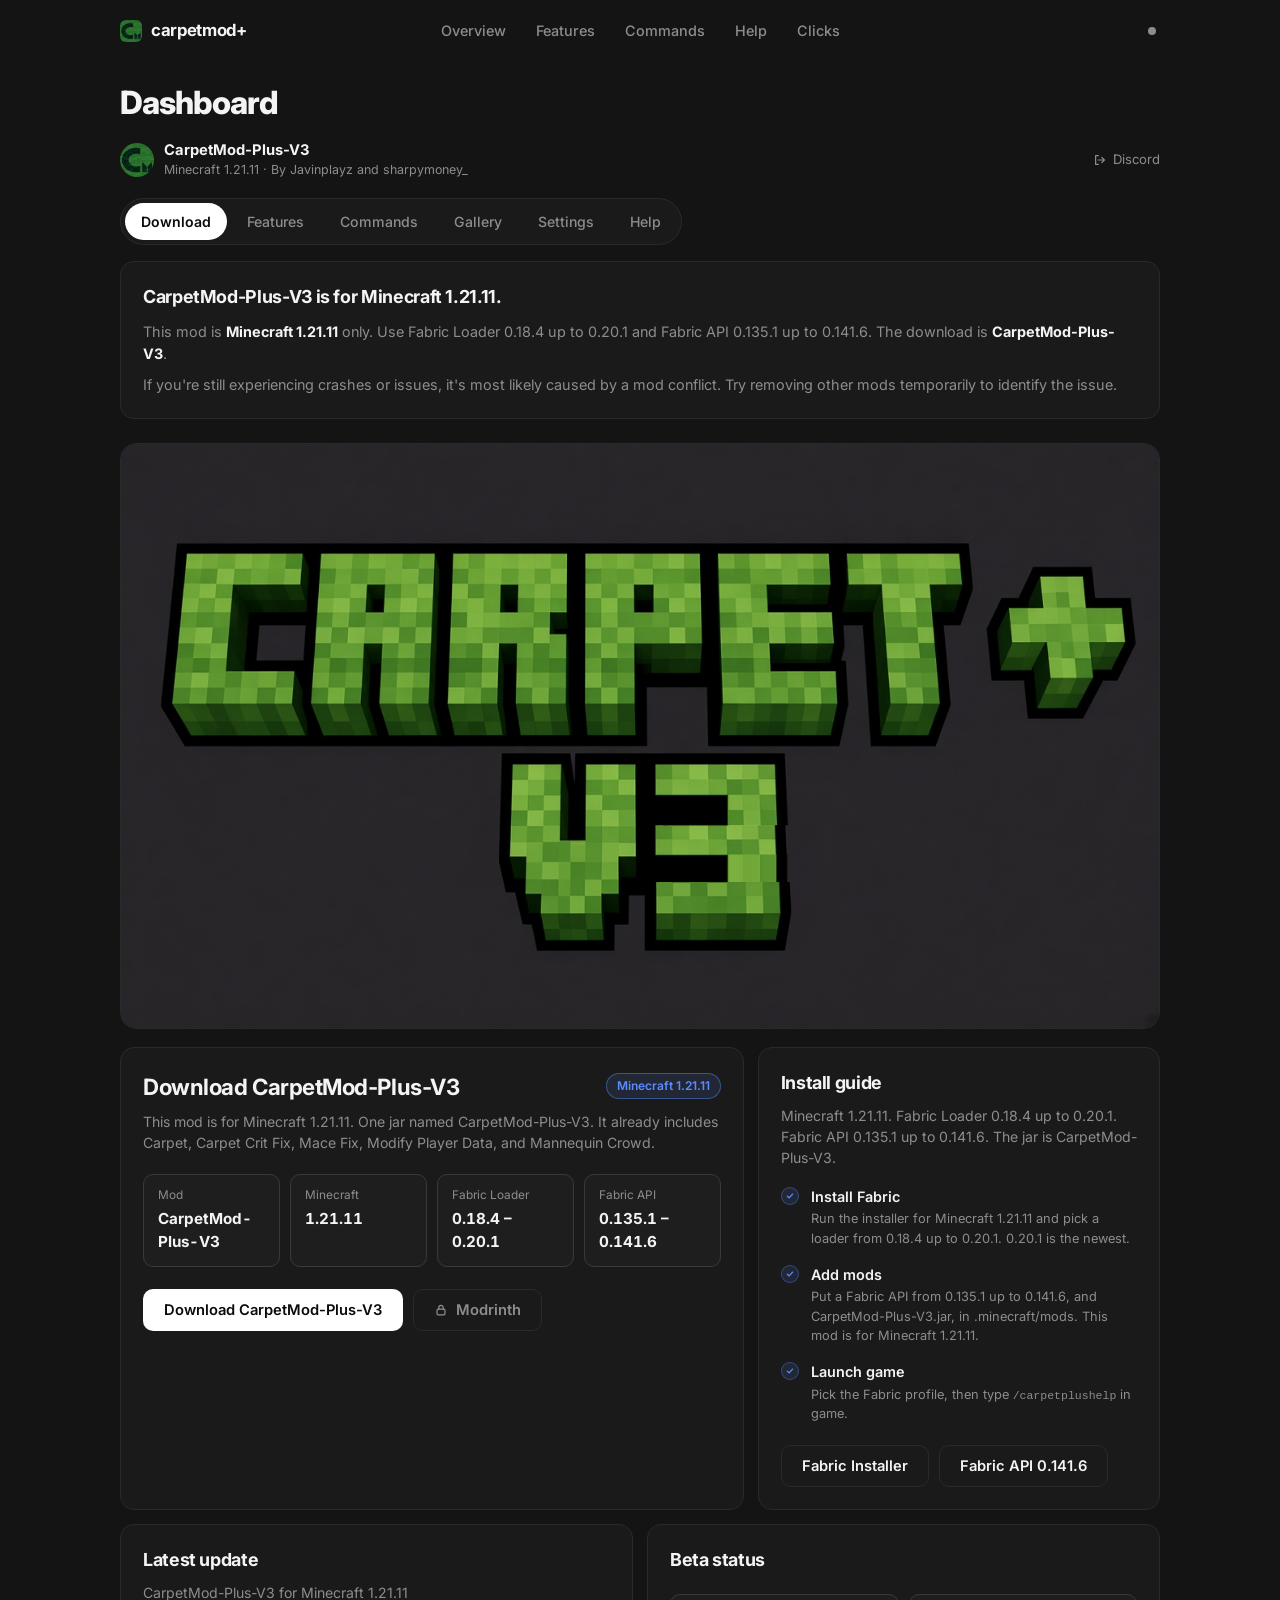
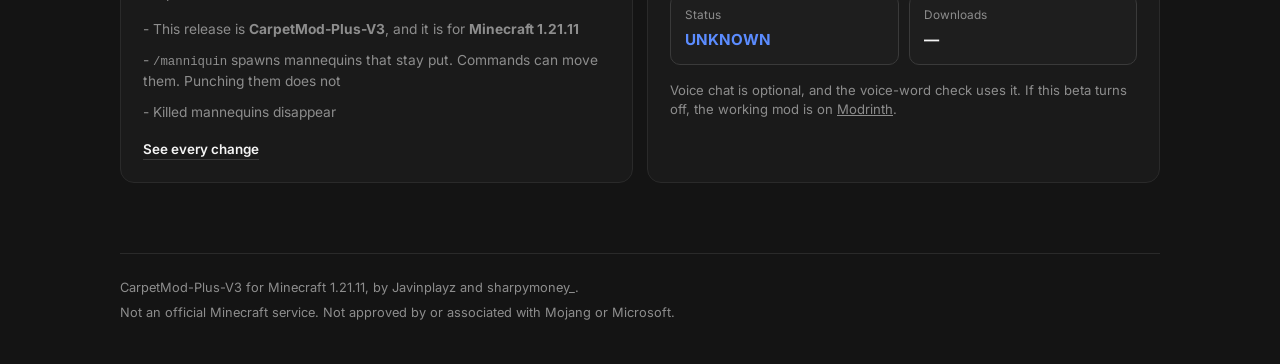
<file: index.html>
<!DOCTYPE html>
<html lang="en" data-theme="dark">
<head>
	<meta charset="utf-8">
	<meta name="viewport" content="width=device-width, initial-scale=1">
	<title>CarpetMod-Plus-V3 — Minecraft 1.21.11</title>
	<meta name="description" content="CarpetMod-Plus-V3 is a Fabric mod for Minecraft 1.21.11. Bots that mine, build, craft, and mannequins you can spawn, kit, and command.">
	<meta property="og:title" content="CarpetMod-Plus-V3">
	<meta property="og:description" content="CarpetMod-Plus-V3 for Minecraft 1.21.11.">
	<meta property="og:type" content="website">
	<link rel="icon" href="images/logo.png" type="image/png">
	<link rel="preconnect" href="https://fonts.googleapis.com">
	<link rel="preconnect" href="https://fonts.gstatic.com" crossorigin>
	<link href="https://fonts.googleapis.com/css2?family=Inter:wght@400;500;600;700;800&display=swap" rel="stylesheet">
	<link rel="stylesheet" href="css/site.css?v=12">
	<script>
		try {
			var theme = localStorage.getItem("carpetplus-theme");
			if (theme) document.documentElement.setAttribute("data-theme", theme);
			var motion = localStorage.getItem("carpetplus-motion");
			if (motion === "off") document.documentElement.setAttribute("data-motion", "off");
		} catch (e) {}
	</script>
</head>
<body>
	<a class="skip" href="#panel-download">Skip to content</a>

	<header class="topbar">
		<a class="brand" href="#download">
			<img class="mark" src="images/logo.png" alt="" width="22" height="22">
			<span>carpetmod+</span>
		</a>
		<nav class="toplinks" aria-label="Site">
			<a href="#download">Overview</a>
			<a href="#features">Features</a>
			<a href="#commands">Commands</a>
			<a href="#help">Help</a>
			<a href="clicks.html">Clicks</a>
		</nav>
		<span class="status-dot" id="status-dot" data-state="loading" title="Checking beta status">
			<span class="visually-hidden" id="status-dot-label">Checking beta status</span>
		</span>
	</header>

	<main class="dash">
		<h1 class="dash-title">Dashboard</h1>
		<div class="who">
			<div class="who-left">
				<img class="avatar" src="images/logo.png" alt="" width="34" height="34">
				<div>
					<p class="who-name">CarpetMod-Plus-V3</p>
					<p class="who-sub">Minecraft 1.21.11 · By Javinplayz and sharpymoney_</p>
				</div>
			</div>
			<a class="who-link" href="https://discord.gg/jFDACu7ZBE">
				<svg viewBox="0 0 16 16" aria-hidden="true"><path d="M6 3H3v10h3M10 5l3 3-3 3M13 8H6" fill="none" stroke="currentColor" stroke-width="1.4" stroke-linecap="round" stroke-linejoin="round"/></svg>
				Discord
			</a>
		</div>

		<div class="tabs" role="tablist" aria-label="Sections">
			<button type="button" role="tab" id="tab-download" aria-controls="panel-download" data-tab="download">Download</button>
			<button type="button" role="tab" id="tab-features" aria-controls="panel-features" data-tab="features">Features</button>
			<button type="button" role="tab" id="tab-commands" aria-controls="panel-commands" data-tab="commands">Commands</button>
			<button type="button" role="tab" id="tab-gallery" aria-controls="panel-gallery" data-tab="gallery">Gallery</button>
			<button type="button" role="tab" id="tab-settings" aria-controls="panel-settings" data-tab="settings">Settings</button>
			<button type="button" role="tab" id="tab-help" aria-controls="panel-help" data-tab="help">Help</button>
		</div>

		<article class="card notice">
			<h2>CarpetMod-Plus-V3 is for Minecraft 1.21.11.</h2>
			<p>This mod is <strong>Minecraft 1.21.11</strong> only. Use Fabric Loader 0.18.4 up to 0.20.1 and Fabric API 0.135.1 up to 0.141.6. The download is <strong>CarpetMod-Plus-V3</strong>.</p>
			<p>If you're still experiencing crashes or issues, it's most likely caused by a mod conflict. Try removing other mods temporarily to identify the issue.</p>
		</article>

		<section class="panel" role="tabpanel" id="panel-download" aria-labelledby="tab-download" data-panel="download">
			<img class="release-banner" src="images/Carpet-Plus-V2-banner.png?v=4" alt="CarpetMod-Plus-V3">
			<div class="grid grid-main">
				<article class="card">
					<div class="card-head">
						<h2>Download CarpetMod-Plus-V3</h2>
						<span class="badge">Minecraft 1.21.11</span>
					</div>
					<p class="card-sub">This mod is for Minecraft 1.21.11. One jar named CarpetMod-Plus-V3. It already includes Carpet, Carpet Crit Fix, Mace Fix, Modify Player Data, and Mannequin Crowd.</p>
					<div class="tiles tiles-four">
						<div class="tile">
							<p class="tile-label">Mod</p>
							<p class="tile-value">CarpetMod-Plus-V3</p>
						</div>
						<div class="tile">
							<p class="tile-label">Minecraft</p>
							<p class="tile-value">1.21.11</p>
						</div>
						<div class="tile">
							<p class="tile-label">Fabric Loader</p>
							<p class="tile-value">0.18.4 – 0.20.1</p>
						</div>
						<div class="tile">
							<p class="tile-label">Fabric API</p>
							<p class="tile-value">0.135.1 – 0.141.6</p>
						</div>
					</div>
					<div class="actions">
						<a class="btn btn-solid" href="downloads/CarpetMod-Plus-V3.jar" download="CarpetMod-Plus-V3.jar">Download CarpetMod-Plus-V3</a>
						<span class="btn btn-ghost btn-locked" aria-disabled="true" title="Not released yet">
							<svg viewBox="0 0 16 16" aria-hidden="true"><rect x="3.5" y="7" width="9" height="6.5" rx="1.2" fill="none" stroke="currentColor" stroke-width="1.4"/><path d="M5.5 7V5.2a2.5 2.5 0 0 1 5 0V7" fill="none" stroke="currentColor" stroke-width="1.4" stroke-linecap="round"/></svg>
							Modrinth
						</span>
					</div>
				</article>

				<article class="card">
					<h2>Install guide</h2>
					<p class="card-sub">Minecraft 1.21.11. Fabric Loader 0.18.4 up to 0.20.1. Fabric API 0.135.1 up to 0.141.6. The jar is CarpetMod-Plus-V3.</p>
					<ol class="steps">
						<li>
							<span class="check" aria-hidden="true"></span>
							<div>
								<p class="step-title">Install Fabric</p>
								<p class="step-sub">Run the installer for Minecraft 1.21.11 and pick a loader from 0.18.4 up to 0.20.1. 0.20.1 is the newest.</p>
							</div>
						</li>
						<li>
							<span class="check" aria-hidden="true"></span>
							<div>
								<p class="step-title">Add mods</p>
								<p class="step-sub">Put a Fabric API from 0.135.1 up to 0.141.6, and CarpetMod-Plus-V3.jar, in .minecraft/mods. This mod is for Minecraft 1.21.11.</p>
							</div>
						</li>
						<li>
							<span class="check" aria-hidden="true"></span>
							<div>
								<p class="step-title">Launch game</p>
								<p class="step-sub">Pick the Fabric profile, then type <code>/carpetplushelp</code> in game.</p>
							</div>
						</li>
					</ol>
					<div class="actions">
						<a class="btn btn-ghost" href="downloads/fabric-installer-1.1.2.exe" download="fabric-installer-1.1.2.exe">Fabric Installer</a>
						<a class="btn btn-ghost" href="downloads/fabric-api-0.141.6%2B1.21.11.jar" download="fabric-api-0.141.6+1.21.11.jar">Fabric API 0.141.6</a>
					</div>
				</article>
			</div>

			<div class="grid grid-even">
				<article class="card">
					<h2>Latest update</h2>
					<p class="card-sub">CarpetMod-Plus-V3 for Minecraft 1.21.11</p>
					<ul class="dashes">
						<li>This release is <strong>CarpetMod-Plus-V3</strong>, and it is for <strong>Minecraft 1.21.11</strong></li>
						<li><code>/manniquin</code> spawns mannequins that stay put. Commands can move them. Punching them does not</li>
						<li>Killed mannequins disappear</li>
					</ul>
					<a class="text-link" href="#features">See every change</a>
				</article>

				<article class="card">
					<h2>Beta status</h2>
					<div class="tiles tiles-two">
						<div class="tile">
							<p class="tile-label">Status</p>
							<p class="tile-value tile-accent" id="status-text">Checking</p>
						</div>
						<div class="tile">
							<p class="tile-label">Downloads</p>
							<p class="tile-value" id="download-count">—</p>
						</div>
					</div>
					<p class="card-note">Voice chat is optional, and the voice-word check uses it. If this beta turns off, the working mod is on <a href="https://modrinth.com/mod/carpetplus">Modrinth</a>.</p>
				</article>
			</div>
		</section>

		<section class="panel" role="tabpanel" id="panel-features" aria-labelledby="tab-features" data-panel="features" hidden>
			<div class="grid grid-even">
				<article class="card card-wide">
					<p class="card-label">Mining</p>
					<h2>They pillar up to reach high blocks.</h2>
					<p class="card-sub">If they're standing close enough, the block breaks right away. What drops still depends on the tool in their hand. When the ore is above them, they build up to it instead of jumping and swinging. If they have nothing to place, they mine some stone, dirt, or cobble nearby, pick it up, and then pillar.</p>
				</article>
				<article class="card">
					<p class="card-label">Craft and smelt</p>
					<h2>They craft and smelt, then pack up.</h2>
					<p class="card-sub">You can type <code>diamond</code> or <code>minecraft:diamond</code>. A one-time job runs the whole recipe right then. If the bot placed the crafting table or furnace, they break it when they're done. Smelting still uses fuel.</p>
				</article>
				<article class="card">
					<p class="card-label">Enchant and anvil</p>
					<h2>Enchanting tables and anvils work too.</h2>
					<p class="card-sub">Enchanting costs lapis and levels. If the bot placed the table, they break it after a one-time enchant. The anvil uses the item they're holding, plus a book or another item. In creative they skip the XP cost, and they still use the materials.</p>
				</article>
				<article class="card card-wide">
					<p class="card-label">Pathfinding</p>
					<h2>They can get around walls, lava, and drops.</h2>
					<p class="card-sub">PathFind starts off on a new world, and the world remembers if you turn it on. With it on, walk-to-coordinates goes around blocks, bridges lava, and hops down short drops. <code>walk ~ ~ ~</code> follows that player, sprints like a player, climbs out of small holes, and finishes a pillar before chasing. It does not walk into holes. Move forward only hops up one-block steps. A schematic walks straight to the next block and pillars. In creative, walking flies.</p>
				</article>
				<article class="card">
					<p class="card-label">Ghosts</p>
					<h2>A ghost that can replay what you did.</h2>
					<p class="card-sub"><code>/ghost</code> spawns a ghost for a player. Nobody can push them, and they don't shove other players. You can record someone, then play that back on the ghost. When a ghost leaves, chat says they have been removed. <code>/player Steve spawn in survival</code> is a normal bot.</p>
				</article>
				<article class="card">
					<p class="card-label">Inventory and skins</p>
					<h2>Check their inventory, or change the skin.</h2>
					<p class="card-sub"><code>invsee</code> lets you put items in the hotbar, armor, and offhand. For the skin, copy another player, or fill the whole thing with a color like black, red, or blue. Armor shows right away, and spectator can still go through walls.</p>
				</article>
				<article class="card">
					<p class="card-label">Boats and items</p>
					<h2>They can row a boat, and items can have cooldowns.</h2>
					<p class="card-sub">In a boat, move forward, back, left, and right rows it, slower than a player would, on land and on water. On the ground, those same commands just walk. <code>/item give</code> gives an item that goes on cooldown when it's used, like an ender pearl.</p>
				</article>
				<article class="card">
					<p class="card-label">World settings</p>
					<h2>Each world keeps its own settings.</h2>
					<p class="card-sub">With StunShield on, disabling someone's shield pops them up about a block. Team protection keeps teammates from hurting each other. PathFind and StunShield both stay saved on that world.</p>
				</article>
			</div>

			<article class="card">
				<h2>Every change</h2>
				<p class="card-sub">Newest first.</p>
				<ul class="dashes more">
					<li><strong>CarpetMod-Plus-V3</strong> is for <strong>Minecraft 1.21.11</strong>. The download is CarpetMod-Plus-V3.jar</li>
					<li>A server with CarpetMod+ no longer asks players to install it. Joining uses vanilla menus and command arguments</li>
					<li><code>/player name mine</code> breaks at survival speed. The tool, Efficiency, and Haste decide how long it takes, and the block shows cracks</li>
					<li>Bots walk a real route even on short trips. They go around walls, stay off fire, magma, cactus, and berry bushes, drop into water, and climb ladders</li>
					<li>The game loads when another mod changes the hand display, including Lunar and Fast Client</li>
					<li>A bot no longer leaves right after joining. Timeouts and other disconnects are ignored. <code>/kick</code> still removes them</li>
					<li><code>/player name move forward</code> and <code>backward</code> never break or place blocks, even when stuck. Only <code>walk</code> mines and builds</li>
					<li>Moving no longer puts a bot in a nearby boat</li>
					<li><code>spear use 3</code> counts the bot's speed, so spear hits while falling or flying with an elytra do damage</li>
					<li>Back-to-back <code>use once</code> commands each get their own right click, so bots can double right-click</li>
					<li>The game starts up quickly with the mod installed, straight to the title screen</li>
					<li><code>/player name escape</code> gets a bot out of a hole, box, cave, or cage. Add <code>to player</code> to head for someone</li>
					<li><code>/player name jump 5</code> jumps a set number of times, and <code>jump continuous</code> keeps going</li>
					<li><code>/player name macehit</code> swings the mace only when someone is in range. Add <code>continuous</code> to keep at it</li>
					<li>A mace drop lands one full smash using the whole fall</li>
					<li><code>/execute useon</code> gives a fishing rod, totem, ender pearl, wind charge, crossbow, or bow that runs a command when used</li>
					<li><code>/team nick team random</code>, <code>reset</code>, <code>null</code>, and <code>unstable</code> change bot display names. Commands keep the real names</li>
					<li><code>wonder</code> bots glance around smoothly, open chests, craft, eat, place blocks, and hunt animals</li>
					<li><code>/customsound file at player</code> plays a voice chat audio file for people without voice chat</li>
					<li><code>/carpetmodsetting building&amp;breaking false</code> keeps walking bots from mining or pillaring. Walking bots sprint-jump</li>
					<li>Walking bots hop up one-block steps, go around walls, and back up when stuck</li>
					<li><code>@a</code>, <code>@p</code>, and <code>@e</code> work on <code>range</code>, <code>drop</code>, <code>exit</code>, <code>mainhand</code>, <code>say</code>, <code>skin</code>, <code>walk</code>, and <code>move</code></li>
					<li><code>/multispawn</code> takes a name pattern and a skin, and spawns bots a few at a time</li>
					<li>Starting a bot no longer crashes when the shield check runs</li>
					<li>Blocks a bot breaks go into their inventory, and they pick up drops at their feet</li>
					<li>In a fight, bots stay on the ground. They pillar and bridge only when the opponent is high or in the sky</li>
					<li>On the ground, cover, a block in the way, or a block jump is uncommon</li>
					<li>Hitting a bot who is blocking leaves both of you in place, and the bot still flinches</li>
					<li>Getting hit no longer freezes a bot's walk animation</li>
					<li><code>/attribute</code> knockback resistance shows the real value, including armor</li>
					<li>A cannon crit swaps to a Breach mace for that hit, then swaps back</li>
					<li><code>walk ~ ~ ~</code> climbs out of 1x2 and 2x2 holes, finishes the pillar, and does not jump into holes</li>
					<li><code>walk ~ ~ ~</code> sprints like a player, and lets go when they sneak, go blind, or their hunger drops to 6</li>
					<li>Move forward builds up over a wall and does not pathfind around it</li>
					<li>Building walks straight to the next block and pillars, with no path search</li>
					<li>If the walk target is in the air, the bot waits 3 seconds, then builds up</li>
					<li>A larger group of bots does less pathfinding work at once</li>
					<li><code>/player name record</code> saves an mp4 of his view in your flashback videos folder</li>
					<li>A spear stays still until <code>spear use 1</code>, which plays the use animation and does not jab</li>
					<li>A Sharpness sword on a bot hits for a full charged swing</li>
					<li>Hitting anyone who is blocking leaves you in place, with the block sound and flinch</li>
					<li><code>/player name jump</code>, move, look, sneak, sprint, use, and attack work on real players</li>
					<li>Look at a nearby block, up to 64 blocks away</li>
					<li>Build nether portals and schematics</li>
					<li>Watch someone with <code>/view</code> and see their hand, the item they're holding, hearts, hunger, and hotbar</li>
					<li>Bot attacks deal the damage of the item in their hand</li>
					<li><code>/player name wonder inf</code> keeps going in a repeating command block</li>
					<li>Fixed the crash that stopped the mod from loading</li>
					<li><code>walk ~ ~ ~</code> follows that player immediately, pillars up, and builds across or down when they move off the tower</li>
					<li><code>use once</code> in a repeating always-active command block keeps shielding or eating until that block stops</li>
					<li>Open <code>/player</code> stats and hover the armor on the stand</li>
					<li>Run a command when someone says a phrase in voice chat</li>
					<li>Swing once after 5 seconds, 5 minutes, or 5 hours</li>
					<li>Write books, use spears, summon pets, and play voice lines</li>
					<li>Choose how many chunks a player loads or can see</li>
					<li>Scoreboards for mace hits, falling, elytra distance, and player damage</li>
				</ul>
			</article>
		</section>

		<section class="panel" role="tabpanel" id="panel-commands" aria-labelledby="tab-commands" data-panel="commands" hidden>
			<article class="card">
				<h2>Just a peek</h2>
				<p class="card-sub">These aren't all the commands, only a few to get you started. Type <code>/carpetplushelp</code> in game to see every one.</p>
			</article>

			<div class="grid grid-even">
				<article class="card">
					<h2>Bots</h2>
					<p class="card-sub">Type <code>/carpetplushelp</code> in game for every command.</p>
					<ul class="cmds">
						<li><code>/player Alex mine diamond_ore continuous</code></li>
						<li><code>/player Alex collect diamond once</code></li>
						<li><code>/player Alex craft torch once</code></li>
						<li><code>/player Alex smelt iron_ingot once</code></li>
						<li><code>/player Alex enchant sharpness 5 once</code></li>
						<li><code>/player Alex anvil mending once</code></li>
						<li><code>/player Alex walk 10 64 10</code></li>
						<li><code>/player Alex attack 5s once</code></li>
						<li><code>/player Alex stats</code></li>
						<li><code>/view Alex</code></li>
						<li><code>/player Alex skin black</code></li>
						<li><code>/player Alex invsee</code></li>
					</ul>
				</article>
				<article class="card">
					<h2>World and items</h2>
					<p class="card-sub">Settings stay saved on each world.</p>
					<ul class="cmds">
						<li><code>/carpetmodsetting pathfind true</code></li>
						<li><code>/carpetmodsetting stunshield true</code></li>
						<li><code>/team protection red true</code></li>
						<li><code>/item give @a ender_pearl 20</code></li>
						<li><code>/ghost Alex spawn</code></li>
						<li><code>/ghost Alex replay</code></li>
						<li><code>/execute if Voice_Chat hello 16</code></li>
						<li><code>/player Alex build NetherPortal</code></li>
						<li><code>/data get entity Alex</code></li>
						<li><code>/carpetplushelp</code></li>
					</ul>
				</article>
			</div>
		</section>

		<section class="panel" role="tabpanel" id="panel-gallery" aria-labelledby="tab-gallery" data-panel="gallery" hidden>
			<div class="grid grid-three">
				<article class="card shot">
					<button type="button" class="shot-open" aria-label="Open Some Commands">
						<img src="images/commands.png" alt="Chat suggestions for CarpetMod+ commands, including attack, blocklook, build, collect, and coords.">
					</button>
					<h2>Some Commands</h2>
					<p class="card-sub">Little SneakPeak</p>
					<time datetime="2026-10-05">October 5, 2026</time>
				</article>
				<article class="card shot">
					<button type="button" class="shot-open" aria-label="Open MainHand Changer">
						<img src="images/mainhand.png" alt="Alex holding a diamond sword in the left hand.">
					</button>
					<h2>MainHand Changer</h2>
					<p class="card-sub">The bot can be left-handed with <code>/player alex mainhand left</code></p>
					<time datetime="2026-10-05">October 5, 2026</time>
				</article>
				<article class="card shot">
					<button type="button" class="shot-open" aria-label="Open Bot Can Use Spears">
						<img src="images/spear.png" alt="Alex holding a spear out in a field.">
					</button>
					<h2>Bot Can Use Spears</h2>
					<p class="card-sub">Using <code>/player spear mode 3</code></p>
					<time datetime="2026-10-05">October 5, 2026</time>
				</article>
			</div>
		</section>

		<section class="panel" role="tabpanel" id="panel-settings" aria-labelledby="tab-settings" data-panel="settings" hidden>
			<article class="card">
				<h2>Theme</h2>
				<p class="card-sub">Your pick is saved in this browser. It only changes the website.</p>
				<div class="theme-grid">
					<button type="button" class="theme-card" data-theme-choice="dark">
						<span class="swatch swatch-dark" aria-hidden="true"></span>
						<strong>Dark</strong>
						<small>Black and white</small>
					</button>
					<button type="button" class="theme-card" data-theme-choice="light">
						<span class="swatch swatch-light" aria-hidden="true"></span>
						<strong>Light</strong>
						<small>White and black</small>
					</button>
					<button type="button" class="theme-card" data-theme-choice="green">
						<span class="swatch swatch-green" aria-hidden="true"></span>
						<strong>Green</strong>
						<small>Lots of green</small>
					</button>
					<button type="button" class="theme-card" data-theme-choice="gold">
						<span class="swatch swatch-gold" aria-hidden="true"></span>
						<strong>Gold</strong>
						<small>Warm gold</small>
					</button>
					<button type="button" class="theme-card" data-theme-choice="dusk">
						<span class="swatch swatch-dusk" aria-hidden="true"></span>
						<strong>Dusk</strong>
						<small>Night blue</small>
					</button>
				</div>
			</article>
			<article class="card motion-row">
				<div>
					<h2>Motion</h2>
					<p class="card-sub">Fade between tabs, or keep it still.</p>
				</div>
				<div class="segmented" role="group" aria-label="Motion">
					<button type="button" data-motion="on">Smooth</button>
					<button type="button" data-motion="off">Still</button>
				</div>
			</article>
		</section>

		<section class="panel" role="tabpanel" id="panel-help" aria-labelledby="tab-help" data-panel="help" hidden>
			<article class="card help-chat">
				<h2>Help</h2>
				<p class="card-sub">Ask about the mod. A crash log stays in this browser.</p>
				<div class="help-log" id="help-log" aria-live="polite"></div>
				<div class="help-chips" role="group" aria-label="Shortcuts">
					<button type="button" class="chip" data-help="crashes">Crashes</button>
					<button type="button" class="chip" data-help="bots">Bots</button>
					<button type="button" class="chip" data-help="fabric">Fabric</button>
					<button type="button" class="chip" data-help="install">Install</button>
					<button type="button" class="chip" data-help="mining">Mining</button>
				</div>
				<form class="help-form" id="help-form">
					<label class="visually-hidden" for="help-input">Your message</label>
					<textarea id="help-input" rows="2" placeholder="Type here, or paste a crash log"></textarea>
					<button class="btn btn-solid" type="submit">Send</button>
				</form>
			</article>
		</section>
	</main>

	<dialog class="lightbox" id="lightbox">
		<button type="button" class="lightbox-close">Close</button>
		<img alt="">
	</dialog>

	<footer class="foot">
		<p>CarpetMod-Plus-V3 for Minecraft 1.21.11, by Javinplayz and sharpymoney_.</p>
		<p class="fine">Not an official Minecraft service. Not approved by or associated with Mojang or Microsoft.</p>
	</footer>
	<script src="js/site.js?v=9"></script>
</body>
</html>
</file>
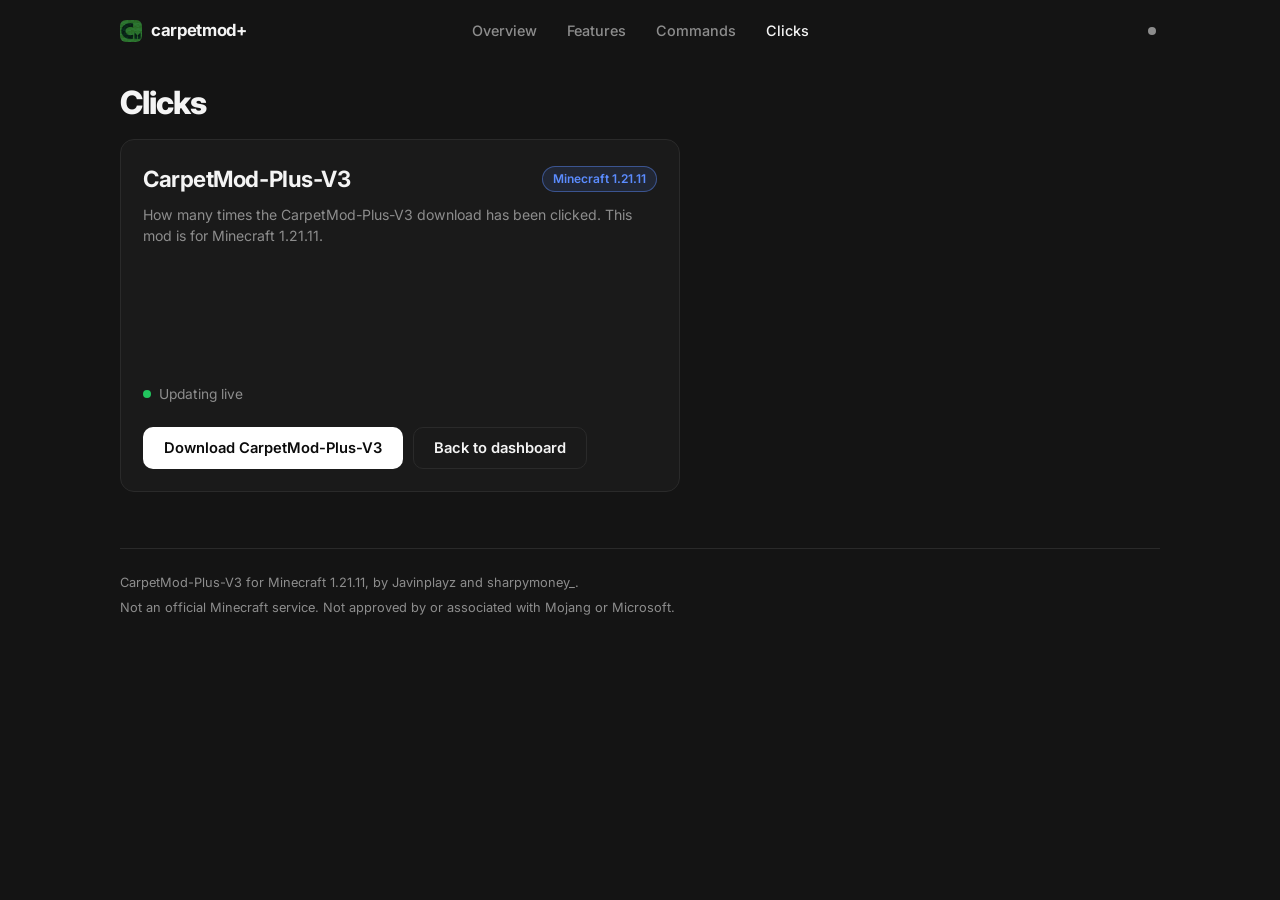
<file: clicks.html>
<!DOCTYPE html>
<html lang="en" data-theme="dark">
<head>
	<meta charset="utf-8">
	<meta name="viewport" content="width=device-width, initial-scale=1">
	<title>Clicks — CarpetMod-Plus-V3</title>
	<meta name="description" content="How many times the CarpetMod-Plus-V3 download button has been clicked. Minecraft 1.21.11.">
	<link rel="icon" href="images/logo.png" type="image/png">
	<link rel="preconnect" href="https://fonts.googleapis.com">
	<link rel="preconnect" href="https://fonts.gstatic.com" crossorigin>
	<link href="https://fonts.googleapis.com/css2?family=Inter:wght@400;500;600;700;800&display=swap" rel="stylesheet">
	<link rel="stylesheet" href="css/site.css?v=12">
	<script>
		try {
			var theme = localStorage.getItem("carpetplus-theme");
			if (theme) document.documentElement.setAttribute("data-theme", theme);
			var motion = localStorage.getItem("carpetplus-motion");
			if (motion === "off") document.documentElement.setAttribute("data-motion", "off");
		} catch (e) {}
		window.carpetplusCountReady = fetch("https://abacus.jasoncameron.dev/get/notjavindra.github.io/carpetplus-beta-downloads", { cache: "no-store" }).then(function (response) {
			if (!response.ok) throw new Error("count");
			return response.json();
		}).then(function (data) {
			if (!data || typeof data.value !== "number") throw new Error("count");
			try { localStorage.setItem("carpetplus-download-count", String(data.value)); } catch (e) {}
			return data.value;
		});
	</script>
</head>
<body>
	<a class="skip" href="#top">Skip to content</a>

	<header class="topbar">
		<a class="brand" href="index.html">
			<img class="mark" src="images/logo.png" alt="" width="22" height="22">
			<span>carpetmod+</span>
		</a>
		<nav class="toplinks" aria-label="Site">
			<a href="index.html#download">Overview</a>
			<a href="index.html#features">Features</a>
			<a href="index.html#commands">Commands</a>
			<a href="clicks.html" aria-current="page">Clicks</a>
		</nav>
		<span class="status-dot" id="status-dot" data-state="loading" title="Checking beta status">
			<span class="visually-hidden" id="status-dot-label">Checking beta status</span>
		</span>
	</header>

	<main class="dash" id="top">
		<h1 class="dash-title">Clicks</h1>
		<article class="card live-card">
			<div class="card-head">
				<h2>CarpetMod-Plus-V3</h2>
				<span class="badge">Minecraft 1.21.11</span>
			</div>
			<p class="card-sub">How many times the CarpetMod-Plus-V3 download has been clicked. This mod is for Minecraft 1.21.11.</p>
			<p class="live-count" id="live-count" aria-live="polite"></p>
			<script>
				try {
					var savedClicks = localStorage.getItem("carpetplus-download-count");
					if (savedClicks) document.getElementById("live-count").textContent = savedClicks;
				} catch (e) {}
			</script>
			<p class="live-status"><span class="live-dot" aria-hidden="true"></span> Updating live</p>
			<div class="actions">
				<a class="btn btn-solid" href="downloads/CarpetMod-Plus-V3.jar" download="CarpetMod-Plus-V3.jar">Download CarpetMod-Plus-V3</a>
				<a class="btn btn-ghost" href="index.html#download">Back to dashboard</a>
			</div>
		</article>
	</main>

	<footer class="foot">
		<p>CarpetMod-Plus-V3 for Minecraft 1.21.11, by Javinplayz and sharpymoney_.</p>
		<p class="fine">Not an official Minecraft service. Not approved by or associated with Mojang or Microsoft.</p>
	</footer>
	<script src="js/site.js?v=8"></script>
</body>
</html>
</file>
<file: css/site.css>
:root {
	--bg: #141414;
	--card: #1a1a1a;
	--tile: #1e1e1e;
	--line: #2a2a2a;
	--line-strong: #3a3a3a;
	--ink: #f4f4f4;
	--muted: #8d8d8d;
	--btn: #ffffff;
	--btn-ink: #0b0b0b;
	--badge: #5b8cff;
	--badge-bg: rgba(91, 140, 255, 0.12);
	--ok: #22c55e;
	--warn: #f5a524;
	--bad: #ef4444;
	--radius: 14px;
	--font: "Inter", "Segoe UI", system-ui, sans-serif;
	--ease: cubic-bezier(0.16, 1, 0.3, 1);
	color-scheme: dark;
}

html[data-theme="light"] {
	--bg: #f4f4f5;
	--card: #ffffff;
	--tile: #f8f8f9;
	--line: #e3e3e6;
	--line-strong: #cfcfd4;
	--ink: #111113;
	--muted: #6b6b73;
	--btn: #111113;
	--btn-ink: #ffffff;
	--badge: #2f6bff;
	--badge-bg: rgba(47, 107, 255, 0.08);
	color-scheme: light;
}

html[data-theme="green"] {
	--bg: #0b130e;
	--card: #111b15;
	--tile: #142019;
	--line: #1f3127;
	--line-strong: #2c4536;
	--ink: #ebf7ef;
	--muted: #8fb19c;
	--btn: #6ef0a0;
	--btn-ink: #04210f;
	--badge: #6ef0a0;
	--badge-bg: rgba(110, 240, 160, 0.1);
}

html[data-theme="gold"] {
	--bg: #13110d;
	--card: #1b1813;
	--tile: #201c16;
	--line: #322b20;
	--line-strong: #473d2d;
	--ink: #f8f1e6;
	--muted: #b5a68d;
	--btn: #e4b65a;
	--btn-ink: #241804;
	--badge: #e4b65a;
	--badge-bg: rgba(228, 182, 90, 0.1);
}

html[data-theme="dusk"] {
	--bg: #0f121a;
	--card: #151a25;
	--tile: #19202d;
	--line: #263044;
	--line-strong: #36435d;
	--ink: #eef0f8;
	--muted: #98a1bb;
	--btn: #9aaeff;
	--btn-ink: #101426;
	--badge: #9aaeff;
	--badge-bg: rgba(154, 174, 255, 0.12);
}

* { box-sizing: border-box; }

body {
	margin: 0;
	min-height: 100vh;
	font-family: var(--font);
	font-size: 15px;
	color: var(--ink);
	background: var(--bg);
	line-height: 1.5;
	-webkit-font-smoothing: antialiased;
	transition: background 0.5s var(--ease), color 0.5s var(--ease);
}

a { color: inherit; }

code {
	font-family: ui-monospace, "Cascadia Code", Consolas, monospace;
	font-size: 0.9em;
}

.skip {
	position: absolute;
	left: 16px;
	top: -40px;
	background: var(--btn);
	color: var(--btn-ink);
	padding: 8px 12px;
	border-radius: 8px;
	z-index: 5;
}

.skip:focus { top: 12px; }

.visually-hidden {
	position: absolute;
	width: 1px;
	height: 1px;
	margin: -1px;
	overflow: hidden;
	clip: rect(0, 0, 0, 0);
	border: 0;
}

/* Top bar */

.topbar {
	display: grid;
	grid-template-columns: 1fr auto 1fr;
	align-items: center;
	width: min(1040px, calc(100% - 32px));
	margin: 0 auto;
	padding: 18px 0;
}

.brand {
	display: flex;
	align-items: center;
	gap: 9px;
	justify-self: start;
	text-decoration: none;
	font-weight: 700;
	font-size: 1.05rem;
	letter-spacing: -0.02em;
}

.mark {
	display: block;
	width: 22px;
	height: 22px;
	border-radius: 6px;
}

.toplinks { display: flex; gap: 30px; }

.toplinks a {
	color: var(--muted);
	text-decoration: none;
	font-size: 0.9rem;
	font-weight: 500;
	transition: color 0.3s var(--ease);
}

.toplinks a:hover,
.toplinks a[aria-current="page"] { color: var(--ink); }

.status-dot {
	justify-self: end;
	width: 8px;
	height: 8px;
	margin-right: 4px;
	border-radius: 50%;
	background: var(--muted);
}

.status-dot[data-state="online"] { background: var(--ok); box-shadow: 0 0 10px rgba(34, 197, 94, 0.6); }
.status-dot[data-state="maintenance"] { background: var(--warn); box-shadow: 0 0 10px rgba(245, 165, 36, 0.55); }
.status-dot[data-state="off"] { background: var(--bad); box-shadow: 0 0 10px rgba(239, 68, 68, 0.55); }

/* Dashboard header */

.dash {
	width: min(1040px, calc(100% - 32px));
	margin: 0 auto;
	padding: 18px 0 56px;
}

.release-banner {
	display: block;
	width: 100%;
	height: auto;
	margin: 0 0 18px;
	border-radius: 16px;
	border: 1px solid var(--line);
	background: #2b2b2b;
}

.dash-title {
	margin: 0 0 12px;
	font-size: 2rem;
	font-weight: 800;
	letter-spacing: -0.03em;
}

.who {
	display: flex;
	align-items: center;
	justify-content: space-between;
	gap: 16px;
	margin-bottom: 18px;
}

.who-left { display: flex; align-items: center; gap: 10px; }

.avatar {
	display: block;
	width: 34px;
	height: 34px;
	border-radius: 50%;
	object-fit: cover;
}

.who-name { margin: 0; font-weight: 700; font-size: 0.92rem; }
.who-sub { margin: 0; color: var(--muted); font-size: 0.78rem; }

.who-link {
	display: inline-flex;
	align-items: center;
	gap: 6px;
	color: var(--muted);
	font-size: 0.82rem;
	text-decoration: none;
	transition: color 0.3s var(--ease);
}

.who-link svg { width: 14px; height: 14px; }
.who-link:hover { color: var(--ink); }

/* Tabs */

.tabs {
	display: inline-flex;
	flex-wrap: wrap;
	gap: 4px;
	padding: 4px;
	margin-bottom: 24px;
	border: 1px solid var(--line);
	border-radius: 999px;
	background: var(--card);
}

.tabs button {
	border: 0;
	background: transparent;
	color: var(--muted);
	font: inherit;
	font-size: 0.88rem;
	font-weight: 500;
	padding: 8px 16px;
	border-radius: 999px;
	cursor: pointer;
	transition: background 0.35s var(--ease), color 0.35s var(--ease);
}

.tabs button:hover { color: var(--ink); }

.tabs button[aria-selected="true"] {
	background: var(--btn);
	color: var(--btn-ink);
	font-weight: 600;
}

.panel { animation: panel-in 0.45s var(--ease) both; }

@keyframes panel-in {
	from { opacity: 0; transform: translateY(6px); }
	to { opacity: 1; transform: none; }
}

/* Cards */

.grid { display: grid; gap: 14px; margin-bottom: 14px; }
.panel > .card + .grid { margin-top: 14px; }
.grid-main { grid-template-columns: 1.55fr 1fr; }
.grid-even { grid-template-columns: 1fr 1fr; }
.grid-three { grid-template-columns: repeat(3, 1fr); }

.card {
	background: var(--card);
	border: 1px solid var(--line);
	border-radius: var(--radius);
	padding: 22px;
	transition: border-color 0.35s var(--ease), background 0.5s var(--ease);
}

.card:hover { border-color: var(--line-strong); }

.help-chat { min-height: 560px; max-height: 72vh; }
.help-log {
	flex: 1;
	overflow: auto;
	display: flex;
	flex-direction: column;
	gap: 10px;
	margin-top: 16px;
	min-height: 280px;
}
.help-chat { display: flex; flex-direction: column; }
.bubble {
	max-width: min(78%, 640px);
	margin: 0;
	padding: 12px 14px;
	border-radius: 14px;
	white-space: pre-wrap;
	font-size: 0.9rem;
	line-height: 1.45;
}
.bubble.bot { align-self: flex-start; background: var(--tile); border: 1px solid var(--line); }
.bubble.user { align-self: flex-end; background: var(--btn); color: var(--btn-ink); }
.bubble a { color: inherit; }
.help-chips { display: flex; flex-wrap: wrap; gap: 8px; margin-top: 14px; }
.chip {
	border: 1px solid var(--line);
	background: transparent;
	color: var(--ink);
	border-radius: 999px;
	padding: 7px 12px;
	font: inherit;
	font-size: 0.84rem;
	font-weight: 600;
	cursor: pointer;
}
.chip:hover { border-color: var(--line-strong); background: var(--tile); }
.help-form { display: flex; gap: 8px; align-items: flex-end; margin-top: 14px; }
.help-form textarea {
	flex: 1;
	resize: vertical;
	min-height: 48px;
	max-height: 180px;
	padding: 12px 14px;
	border-radius: 12px;
	border: 1px solid var(--line);
	background: var(--tile);
	color: var(--ink);
	font: inherit;
	font-size: 0.9rem;
}
.help-form textarea:focus { outline: 2px solid var(--badge); outline-offset: 1px; }

.notice { margin: -8px 0 24px; }
.notice p { margin: 10px 0 0; color: var(--muted); font-size: 0.9rem; }
.notice strong { color: var(--ink); }

.card-wide { grid-column: 1 / -1; }

.card h2 {
	margin: 0;
	font-size: 1.12rem;
	font-weight: 700;
	letter-spacing: -0.02em;
}

.card-head {
	display: flex;
	align-items: center;
	justify-content: space-between;
	gap: 12px;
}

.card-head h2 { font-size: 1.4rem; }

.card-sub {
	margin: 8px 0 0;
	color: var(--muted);
	font-size: 0.88rem;
}

.card-note {
	margin: 16px 0 0;
	color: var(--muted);
	font-size: 0.82rem;
}

.card-label {
	margin: 0 0 6px;
	color: var(--badge);
	font-size: 0.72rem;
	font-weight: 700;
	letter-spacing: 0.1em;
	text-transform: uppercase;
}

.badge {
	flex: none;
	padding: 3px 10px;
	border-radius: 999px;
	border: 1px solid color-mix(in srgb, var(--badge) 45%, transparent);
	background: var(--badge-bg);
	color: var(--badge);
	font-size: 0.75rem;
	font-weight: 600;
}

.tiles {
	display: grid;
	grid-template-columns: repeat(3, 1fr);
	gap: 10px;
	margin-top: 20px;
}

.tiles-two { grid-template-columns: 1fr 1fr; }
.tiles-four { grid-template-columns: repeat(4, 1fr); }

.tile {
	padding: 12px 14px;
	border: 1px solid var(--line-strong);
	border-radius: 10px;
	background: var(--tile);
}

.tile-label { margin: 0; color: var(--muted); font-size: 0.74rem; }
.tile-value { margin: 4px 0 0; font-weight: 700; font-size: 0.95rem; font-variant-numeric: tabular-nums; }
.tile-accent { color: var(--badge); text-transform: uppercase; }

.actions { display: flex; flex-wrap: wrap; gap: 10px; margin-top: 22px; }

.btn {
	display: inline-flex;
	align-items: center;
	justify-content: center;
	min-height: 42px;
	padding: 0 20px;
	border-radius: 10px;
	border: 1px solid transparent;
	font: inherit;
	font-size: 0.92rem;
	font-weight: 600;
	text-decoration: none;
	cursor: pointer;
	transition: transform 0.35s var(--ease), filter 0.35s var(--ease), border-color 0.35s var(--ease), background 0.35s var(--ease);
}

.btn-solid { background: var(--btn); color: var(--btn-ink); }
.btn-solid:hover { transform: translateY(-1px); filter: brightness(0.92); }

.btn-ghost { border-color: var(--line); color: var(--ink); background: transparent; }
.btn-ghost:hover { border-color: var(--line-strong); background: var(--tile); }

.btn-locked {
	gap: 8px;
	color: var(--muted);
	cursor: not-allowed;
	pointer-events: none;
}

.btn-locked svg { width: 14px; height: 14px; display: block; }

/* Install steps */

.steps {
	list-style: none;
	margin: 18px 0 0;
	padding: 0;
	display: grid;
	gap: 16px;
}

.steps li { display: flex; gap: 12px; align-items: flex-start; }

.check {
	flex: none;
	width: 18px;
	height: 18px;
	margin-top: 1px;
	border-radius: 50%;
	background:
		url("data:image/svg+xml,%3Csvg xmlns='http://www.w3.org/2000/svg' viewBox='0 0 16 16'%3E%3Cpath d='M4.5 8.2l2.3 2.3 4.7-5' fill='none' stroke='%235b8cff' stroke-width='1.8' stroke-linecap='round' stroke-linejoin='round'/%3E%3C/svg%3E") center / 12px no-repeat,
		var(--badge-bg);
	border: 1px solid color-mix(in srgb, var(--badge) 35%, transparent);
}

.step-title { margin: 0; font-weight: 600; font-size: 0.9rem; }
.step-sub { margin: 2px 0 0; color: var(--muted); font-size: 0.8rem; }

/* Lists */

.dashes {
	list-style: none;
	margin: 16px 0 0;
	padding: 0;
	display: grid;
	gap: 10px;
	color: var(--muted);
	font-size: 0.86rem;
}

.dashes li::before { content: "- "; }

.more { gap: 8px; columns: 2; column-gap: 28px; display: block; }
.more li { break-inside: avoid; margin-bottom: 9px; }

.text-link {
	display: inline-block;
	margin-top: 16px;
	color: var(--ink);
	font-size: 0.84rem;
	font-weight: 600;
	text-decoration: none;
	border-bottom: 1px solid var(--line-strong);
}

.text-link:hover { border-color: var(--ink); }

.cmds {
	list-style: none;
	margin: 16px 0 0;
	padding: 0;
	display: grid;
	gap: 8px;
}

.cmds li {
	padding: 10px 12px;
	border: 1px solid var(--line);
	border-radius: 10px;
	background: var(--tile);
	overflow-x: auto;
	transition: border-color 0.3s var(--ease);
}

.cmds li:hover { border-color: var(--line-strong); }

/* Gallery */

.shot { padding: 12px 12px 18px; }
.shot h2 { margin: 14px 6px 0; font-size: 1rem; }
.shot .card-sub { margin: 4px 6px 0; }
.shot time { display: block; margin: 10px 6px 0; color: var(--muted); font-size: 0.78rem; }

.shot-open {
	display: block;
	width: 100%;
	padding: 0;
	border: 1px solid var(--line);
	border-radius: 10px;
	overflow: hidden;
	background: var(--tile);
	cursor: zoom-in;
}

.shot-open img {
	display: block;
	width: 100%;
	aspect-ratio: 16 / 9;
	object-fit: cover;
	transition: transform 0.6s var(--ease);
}

.shot:hover .shot-open img { transform: scale(1.03); }

.lightbox {
	width: min(920px, calc(100% - 32px));
	padding: 12px;
	border: 1px solid var(--line);
	border-radius: var(--radius);
	background: var(--card);
	color: var(--ink);
}

.lightbox::backdrop { background: rgba(0, 0, 0, 0.7); }
.lightbox img { display: block; width: 100%; height: auto; border-radius: 10px; }

.lightbox-close {
	display: block;
	margin: 0 0 8px auto;
	padding: 6px 12px;
	border: 1px solid var(--line);
	border-radius: 8px;
	background: transparent;
	color: var(--ink);
	font: inherit;
	font-size: 0.84rem;
	cursor: pointer;
}

/* Settings */

.theme-grid {
	display: grid;
	grid-template-columns: repeat(5, 1fr);
	gap: 10px;
	margin-top: 18px;
}

.theme-card {
	display: flex;
	flex-direction: column;
	gap: 4px;
	padding: 10px 10px 12px;
	border: 1px solid var(--line);
	border-radius: 10px;
	background: var(--tile);
	color: var(--ink);
	font: inherit;
	text-align: left;
	cursor: pointer;
	transition: border-color 0.3s var(--ease);
}

.theme-card strong { font-size: 0.88rem; margin-top: 6px; }
.theme-card small { color: var(--muted); font-size: 0.76rem; }
.theme-card:hover { border-color: var(--line-strong); }
.theme-card[aria-pressed="true"] { border-color: var(--badge); box-shadow: 0 0 0 1px var(--badge); }

.swatch { display: block; height: 52px; border-radius: 7px; border: 1px solid rgba(127, 127, 127, 0.2); }
.swatch-dark { background: linear-gradient(145deg, #141414 55%, #ffffff 160%); }
.swatch-light { background: linear-gradient(145deg, #f4f4f5 55%, #111113 170%); }
.swatch-green { background: linear-gradient(145deg, #0b130e 50%, #6ef0a0 150%); }
.swatch-gold { background: linear-gradient(145deg, #13110d 50%, #e4b65a 150%); }
.swatch-dusk { background: linear-gradient(145deg, #0f121a 50%, #9aaeff 150%); }

.motion-row {
	display: flex;
	align-items: center;
	justify-content: space-between;
	gap: 16px;
	margin-top: 14px;
}

.segmented {
	display: flex;
	padding: 4px;
	border: 1px solid var(--line);
	border-radius: 999px;
	background: var(--tile);
}

.segmented button {
	border: 0;
	background: transparent;
	color: var(--muted);
	font: inherit;
	font-size: 0.86rem;
	padding: 7px 14px;
	border-radius: 999px;
	cursor: pointer;
}

.segmented button[aria-pressed="true"] { background: var(--btn); color: var(--btn-ink); font-weight: 600; }

/* Clicks page */

.live-card { max-width: 560px; }

.live-count {
	margin: 18px 0 8px;
	font-size: clamp(4rem, 13vw, 7rem);
	font-weight: 800;
	line-height: 1;
	letter-spacing: -0.05em;
	font-variant-numeric: tabular-nums;
	min-height: 1em;
}

.live-count.tick { animation: count-tick 0.35s var(--ease); }

.live-status {
	display: flex;
	align-items: center;
	gap: 8px;
	margin: 0;
	color: var(--muted);
	font-size: 0.86rem;
}

.live-dot {
	width: 8px;
	height: 8px;
	border-radius: 50%;
	background: var(--ok);
	animation: live-pulse 1.8s var(--ease) infinite;
}

@keyframes count-tick { 50% { transform: translateY(-6px); } }

@keyframes live-pulse {
	0% { box-shadow: 0 0 0 0 rgba(34, 197, 94, 0.5); }
	70%, 100% { box-shadow: 0 0 0 8px transparent; }
}

/* Footer */

.foot {
	width: min(1040px, calc(100% - 32px));
	margin: 0 auto;
	padding: 18px 0 36px;
	border-top: 1px solid var(--line);
	color: var(--muted);
	font-size: 0.8rem;
}

.foot p { margin: 6px 0; }

/* Focus and motion */

.btn:focus-visible,
.tabs button:focus-visible,
.theme-card:focus-visible,
.segmented button:focus-visible,
.toplinks a:focus-visible,
.who-link:focus-visible,
.shot-open:focus-visible {
	outline: 2px solid var(--badge);
	outline-offset: 2px;
}

html[data-motion="off"] *,
html[data-motion="off"] *::before,
html[data-motion="off"] *::after {
	animation: none !important;
	transition: none !important;
}

@media (prefers-reduced-motion: reduce) {
	html:not([data-motion="on"]) *,
	html:not([data-motion="on"]) *::before,
	html:not([data-motion="on"]) *::after {
		animation: none !important;
		transition: none !important;
	}
}

@media (max-width: 860px) {
	.grid-main, .grid-even, .grid-three { grid-template-columns: 1fr; }
	.tiles-four { grid-template-columns: 1fr 1fr; }
	.card-wide { grid-column: auto; }
	.theme-grid { grid-template-columns: repeat(3, 1fr); }
	.more { columns: 1; }
}

@media (max-width: 600px) {
	.topbar { grid-template-columns: 1fr auto; gap: 12px; }
	.toplinks { grid-column: 1 / -1; grid-row: 2; gap: 20px; overflow-x: auto; }
	.tiles, .tiles-four { grid-template-columns: 1fr; }
	.tiles-two { grid-template-columns: 1fr 1fr; }
	.theme-grid { grid-template-columns: 1fr 1fr; }
	.tabs { display: flex; }
	.tabs button { flex: 1 1 auto; padding: 8px 10px; }
	.motion-row { flex-direction: column; align-items: stretch; }
}
</file>
